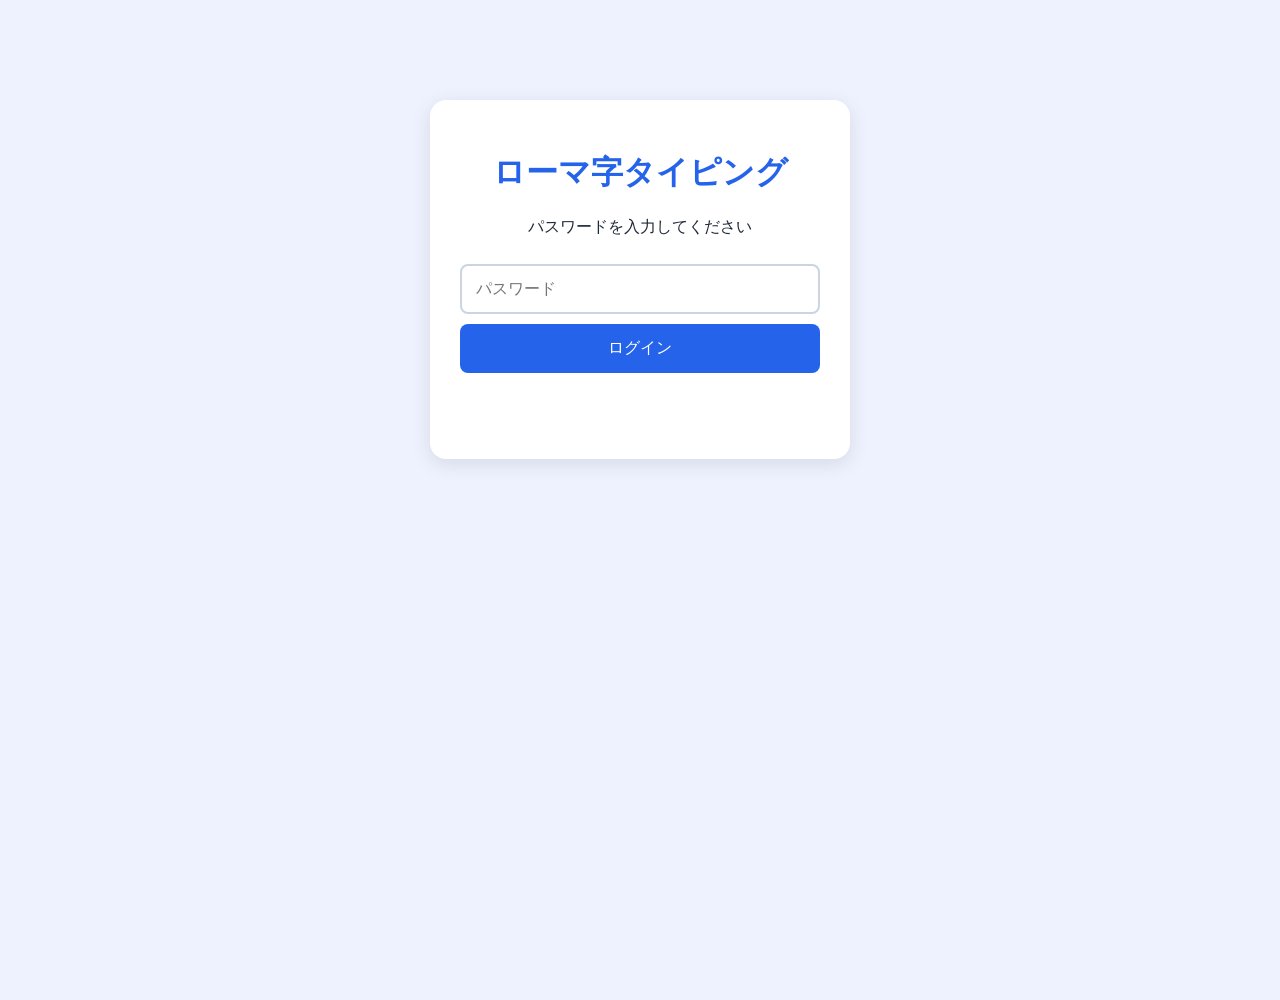
<file: index.html>
<!DOCTYPE html>
<html lang="ja">
<head>
  <meta charset="UTF-8">
  <meta name="viewport" content="width=device-width, initial-scale=1.0">
  <title>ローマ字タイピングゲーム</title>
  <link rel="stylesheet" href="style.css">
</head>

<body>
  <!-- パスワード画面 -->
  <div id="loginScreen">
    <h1>ローマ字タイピング</h1>
    <p>パスワードを入力してください</p>

    <input
      id="passwordInput"
      type="password"
      placeholder="パスワード"
    >

    <button id="loginButton">ログイン</button>

    <p id="loginMessage"></p>
  </div>

  <!-- ゲーム本体 -->
  <div id="siteContent" class="hidden">
    <main class="container">
      <h1>ローマ字タイピング</h1>

      <section id="stageSelect">
        <h2>ステージを選択</h2>
        <div id="stageList"></div>
      </section>

      <section id="game" class="hidden">
        <h2 id="stageTitle"></h2>

        <div class="info">
          <span>
            問題
            <b id="questionNumber">1 / 1</b>
          </span>

          <span>
            正解
            <b id="correctCount">0</b>
          </span>

          <span>
            ミス
            <b id="missCount">0</b>
          </span>
        </div>

        <!-- 日本語の問題文 -->
        <p id="question"></p>

        <!-- ローマ字入力欄 -->
        <input
          id="answerInput"
          type="text"
          placeholder="ローマ字で入力してください"
          autocomplete="off"
          autocapitalize="off"
          spellcheck="false"
        >

        <p id="progress"></p>
        <p id="message"></p>

        <button id="backButton">
          ステージ選択に戻る
        </button>
      </section>
    </main>
  </div>

  <script src="stages.js"></script>
  <script src="script.js"></script>
  <script src="login.js"></script>
</body>
</html>
</file>
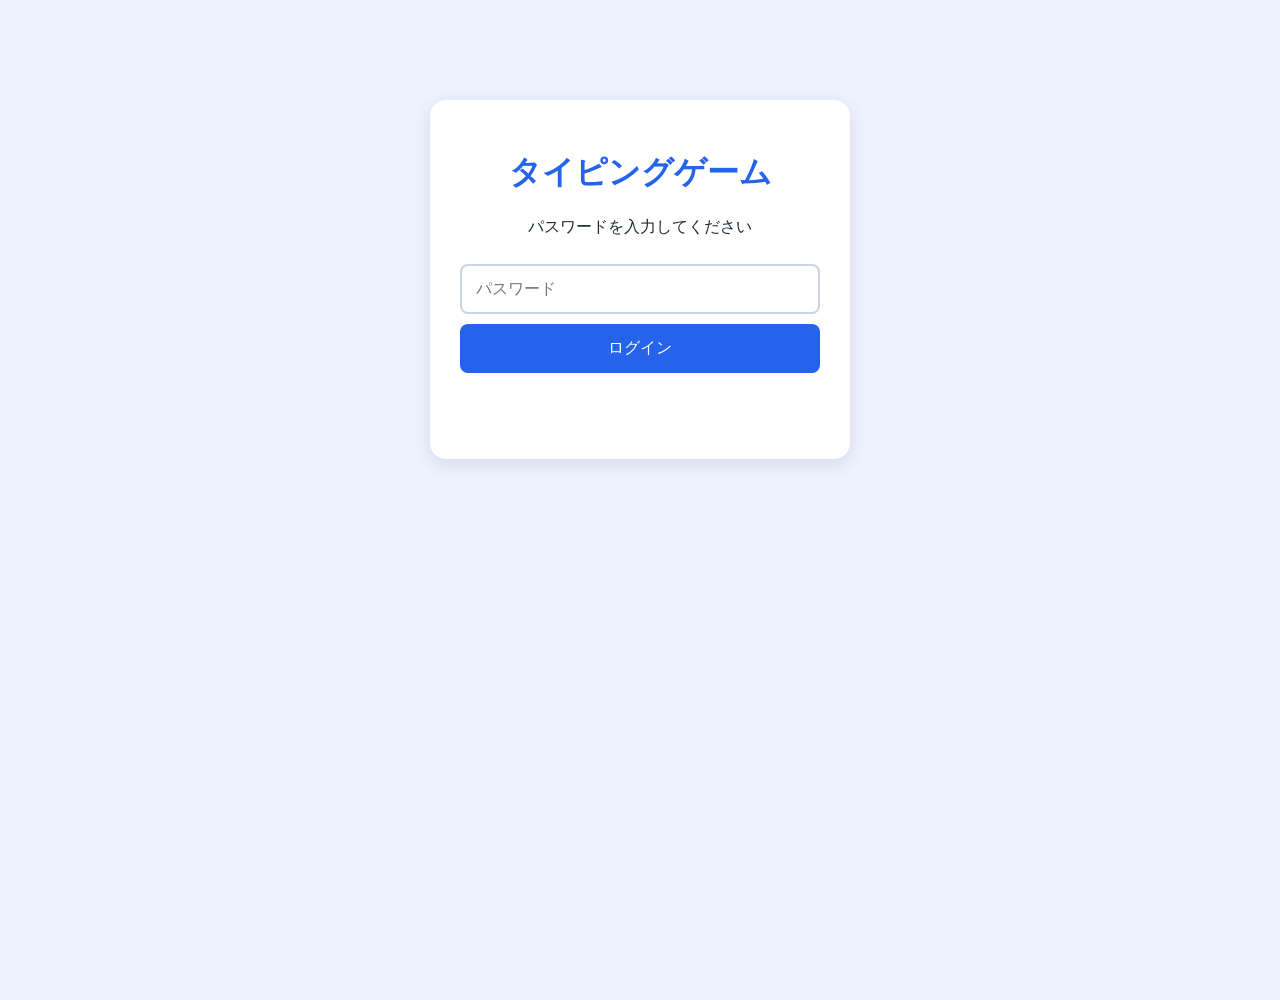
<file: typing-game/index.html>
<!DOCTYPE html>
<html lang="ja">
<head>
  <meta charset="UTF-8">
  <meta name="viewport" content="width=device-width, initial-scale=1.0">
  <title>タイピングゲーム</title>
  <link rel="stylesheet" href="style.css">
</head>

<body>
  <!-- ログイン画面 -->
  <div id="loginScreen">
    <h1>タイピングゲーム</h1>
    <p>パスワードを入力してください</p>

    <input
      id="passwordInput"
      type="password"
      placeholder="パスワード"
    >

    <button id="loginButton">ログイン</button>

    <p id="loginMessage"></p>
  </div>

  <!-- ゲーム本体 -->
  <div id="siteContent" class="hidden">
    <main class="container">
      <h1>タイピングゲーム</h1>

      <!-- ステージ選択画面 -->
      <section id="stageSelect">
        <h2>ステージを選択</h2>
        <div id="stageList"></div>
      </section>

      <!-- ゲーム画面 -->
      <section id="game" class="hidden">
        <h2 id="stageTitle"></h2>

        <div class="info">
          <span>
            問題
            <b id="questionNumber">1 / 1</b>
          </span>

          <span>
            正解
            <b id="correctCount">0</b>
          </span>

          <span>
            ミス
            <b id="missCount">0</b>
          </span>
        </div>

        <p id="question"></p>

        <input
          id="answerInput"
          type="text"
          placeholder="ここに入力してください"
          autocomplete="off"
        >

        <p id="message"></p>

        <button id="backButton">
          ステージ選択に戻る
        </button>
      </section>
    </main>
  </div>

  <script src="stages.js"></script>
  <script src="script.js"></script>
  <script src="login.js"></script>
</body>
</html>
</file>
<file: style.css>
* {
  box-sizing: border-box;
}

body {
  margin: 0;
  min-height: 100vh;
  font-family: sans-serif;
  background: #eef2ff;
  color: #1f2937;
}

.container {
  width: min(800px, 92%);
  margin: 40px auto;
  padding: 30px;
  background: white;
  border-radius: 16px;
  box-shadow: 0 5px 20px rgba(0, 0, 0, 0.1);
  text-align: center;
}

#loginScreen {
  width: min(420px, 90%);
  margin: 100px auto;
  padding: 30px;
  background: white;
  border-radius: 16px;
  box-shadow: 0 5px 20px rgba(0, 0, 0, 0.1);
  text-align: center;
}

#loginScreen h1 {
  color: #2563eb;
}

#passwordInput {
  width: 100%;
  padding: 14px;
  margin: 10px 0;
  border: 2px solid #cbd5e1;
  border-radius: 8px;
  font-size: 16px;
}

button {
  border: none;
  border-radius: 8px;
  cursor: pointer;
  font-size: 16px;
}

#loginButton {
  width: 100%;
  padding: 14px;
  background: #2563eb;
  color: white;
}

#loginButton:hover {
  background: #1d4ed8;
}

.stage-button {
  display: block;
  width: 100%;
  margin: 12px 0;
  padding: 16px;
  background: #2563eb;
  color: white;
}

.stage-button:hover {
  background: #1d4ed8;
}

.info {
  display: flex;
  justify-content: space-around;
  gap: 10px;
  margin: 24px 0;
  padding: 14px;
  background: #f1f5f9;
  border-radius: 8px;
}

#question {
  min-height: 80px;
  margin: 20px 0;
  padding: 20px;
  background: #e0f2fe;
  border-radius: 8px;
  font-size: 24px;
  font-weight: bold;
  line-height: 1.6;
  overflow-wrap: anywhere;
}

#answerInput {
  width: 100%;
  padding: 16px;
  border: 2px solid #94a3b8;
  border-radius: 8px;
  font-family: Consolas, monospace;
  font-size: 20px;
  letter-spacing: 1px;
}

#answerInput:focus {
  outline: none;
  border-color: #2563eb;
}

#answerInput.wrong {
  border-color: #dc2626;
  background: #fef2f2;
}

#progress {
  min-height: 24px;
  margin: 10px 0;
  color: #64748b;
  font-family: Consolas, monospace;
}

#message,
#loginMessage {
  min-height: 24px;
  color: #dc2626;
}

#backButton {
  margin-top: 20px;
  padding: 12px 18px;
  background: #64748b;
  color: white;
}

#backButton:hover {
  background: #475569;
}

.hidden {
  display: none;
}

@media (max-width: 600px) {
  .container {
    margin: 20px auto;
    padding: 20px;
  }

  #question {
    font-size: 20px;
  }

  #answerInput {
    font-size: 18px;
  }

  .info {
    font-size: 14px;
  }
}
</file>
<file: typing-game/style.css>
* {
  box-sizing: border-box;
}

body {
  margin: 0;
  min-height: 100vh;
  font-family: sans-serif;
  background: #eef2ff;
  color: #1f2937;
}

/* 共通コンテナ */
.container {
  width: min(700px, 92%);
  margin: 40px auto;
  padding: 30px;
  background: #ffffff;
  border-radius: 16px;
  box-shadow: 0 5px 20px rgba(0, 0, 0, 0.1);
  text-align: center;
}

/* ログイン画面 */
#loginScreen {
  width: min(420px, 90%);
  margin: 100px auto;
  padding: 30px;
  background: #ffffff;
  border-radius: 16px;
  box-shadow: 0 5px 20px rgba(0, 0, 0, 0.1);
  text-align: center;
}

#loginScreen h1 {
  color: #2563eb;
}

#passwordInput {
  width: 100%;
  padding: 14px;
  margin: 10px 0;
  border: 2px solid #cbd5e1;
  border-radius: 8px;
  font-size: 16px;
}

/* ボタン */
button {
  border: none;
  border-radius: 8px;
  cursor: pointer;
  font-size: 16px;
}

#loginButton {
  width: 100%;
  padding: 14px;
  background: #2563eb;
  color: white;
}

#loginButton:hover {
  background: #1d4ed8;
}

.stage-button {
  display: block;
  width: 100%;
  margin: 12px 0;
  padding: 16px;
  background: #2563eb;
  color: white;
}

.stage-button:hover {
  background: #1d4ed8;
}

/* 情報表示 */
.info {
  display: flex;
  justify-content: space-around;
  gap: 10px;
  margin: 24px 0;
  padding: 14px;
  background: #f1f5f9;
  border-radius: 8px;
}

/* 問題文 */
#question {
  min-height: 70px;
  margin: 20px 0;
  padding: 20px;
  background: #e0f2fe;
  border-radius: 8px;
  font-size: 24px;
  font-weight: bold;
  line-height: 1.6;
  overflow-wrap: anywhere;
}

/* 入力欄 */
#answerInput {
  width: 100%;
  padding: 16px;
  border: 2px solid #94a3b8;
  border-radius: 8px;
  font-size: 20px;
}

#answerInput:focus {
  outline: none;
  border-color: #2563eb;
}

#answerInput.wrong {
  border-color: #dc2626;
  background: #fef2f2;
}

#message,
#loginMessage {
  min-height: 24px;
  color: #dc2626;
}

/* 戻るボタン */
#backButton {
  margin-top: 20px;
  padding: 12px 18px;
  background: #64748b;
  color: white;
}

#backButton:hover {
  background: #475569;
}

/* 非表示 */
.hidden {
  display: none;
}

/* スマートフォン向け */
@media (max-width: 500px) {
  .container {
    margin: 20px auto;
    padding: 20px;
  }

  #question {
    font-size: 20px;
  }

  .info {
    font-size: 14px;
  }
}
</file>
